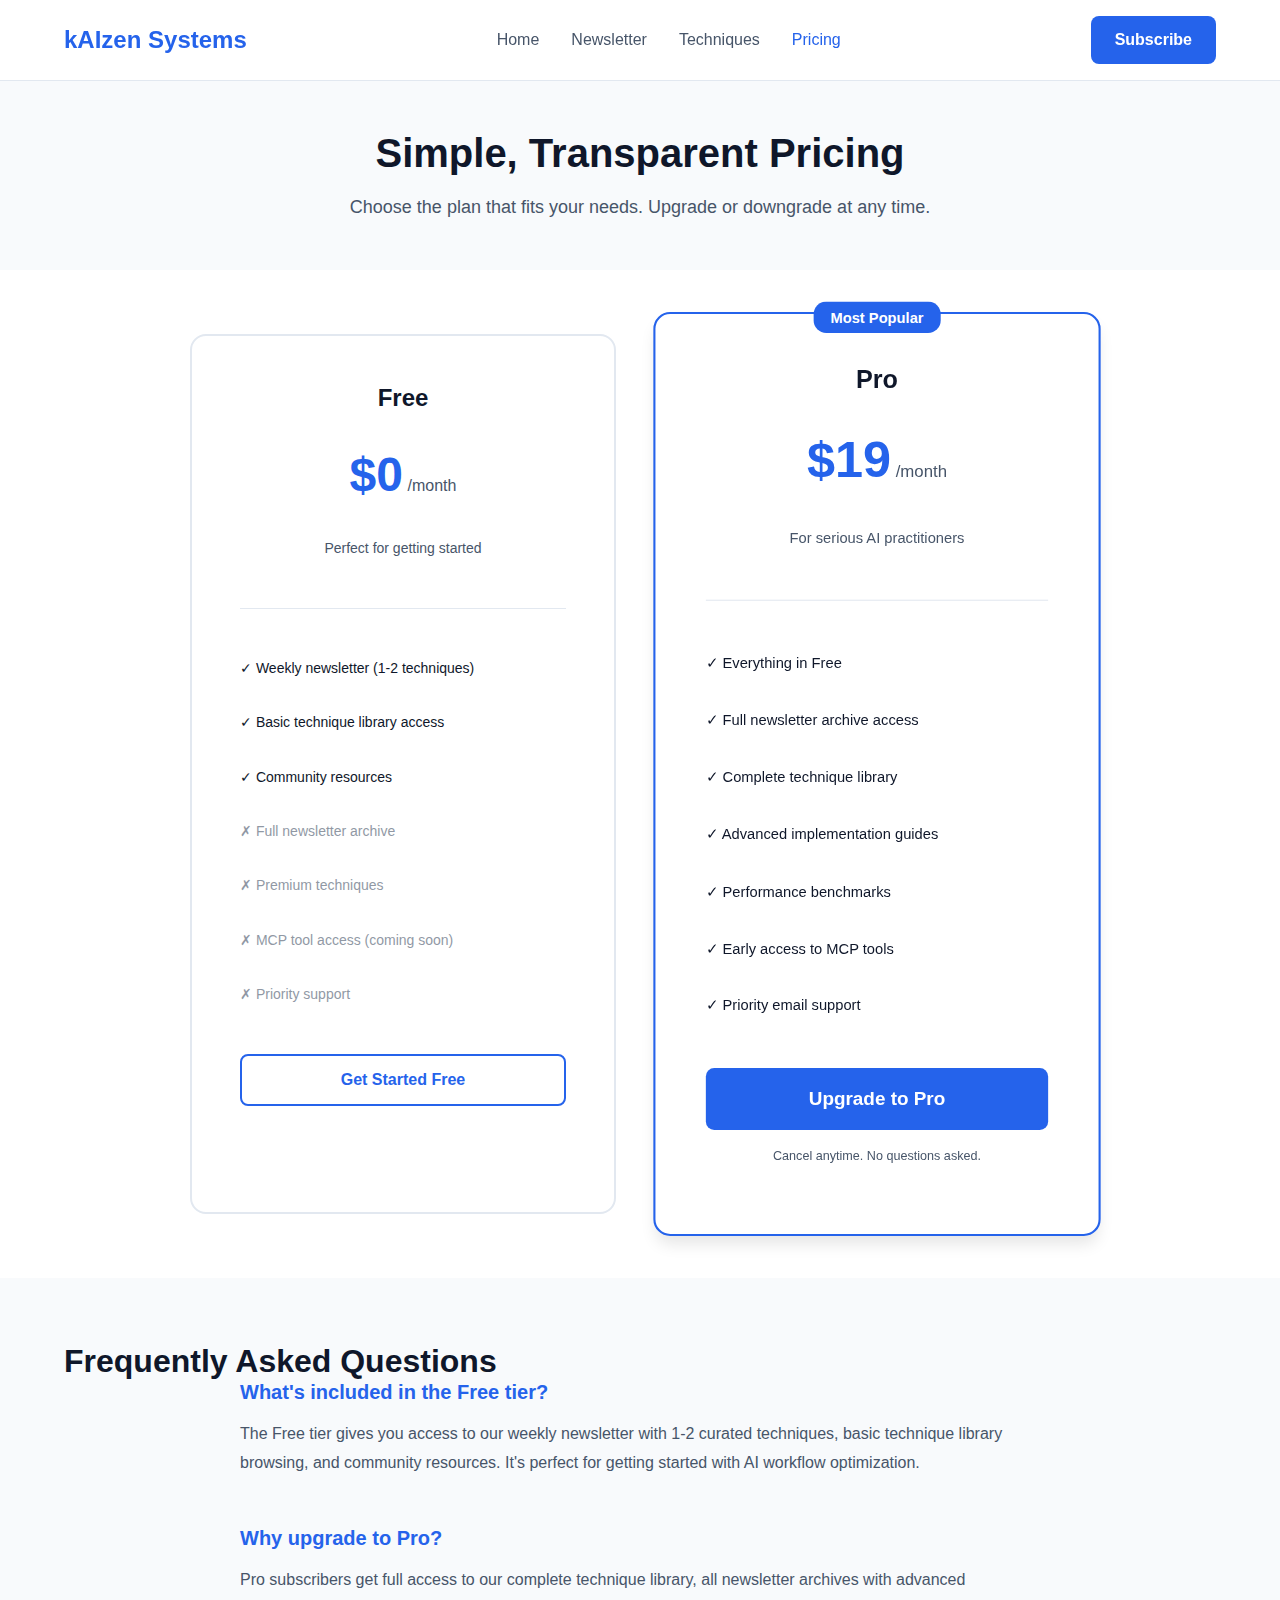
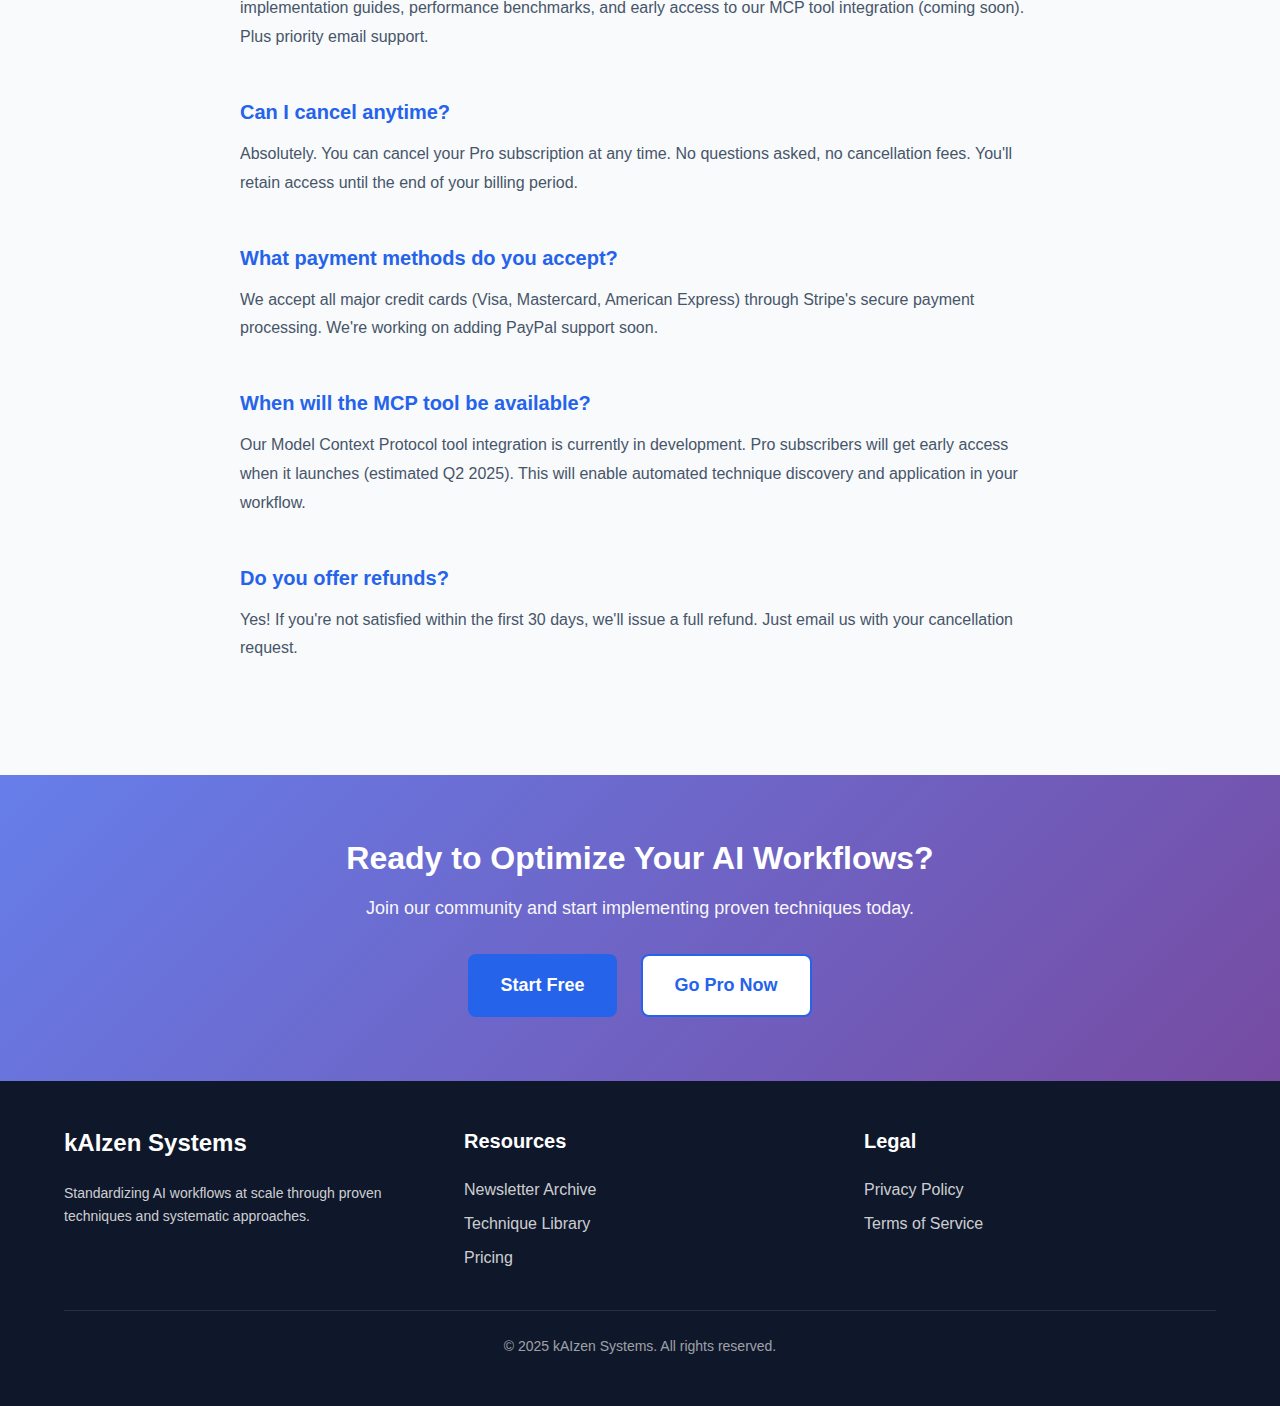
<file: pricing.html>
<!DOCTYPE html>
<html lang="en">
<head>
    <meta charset="UTF-8">
    <meta name="viewport" content="width=device-width, initial-scale=1.0">
    <meta name="description" content="kAIzen Systems Pricing - Choose between Free and Pro tiers for AI workflow optimization techniques.">
    <title>Pricing - kAIzen Systems</title>
    <link rel="stylesheet" href="css/main.css">
    <link rel="stylesheet" href="css/components.css">
</head>
<body>
    <!-- Navigation -->
    <nav class="nav">
        <div class="container">
            <div class="nav-content">
                <div class="nav-logo">
                    <h1>kAIzen Systems</h1>
                </div>
                <ul class="nav-links">
                    <li><a href="index.html">Home</a></li>
                    <li><a href="newsletter.html">Newsletter</a></li>
                    <li><a href="techniques.html">Techniques</a></li>
                    <li><a href="pricing.html" class="active">Pricing</a></li>
                </ul>
                <button class="btn btn-primary" onclick="openSubscribeModal()">Subscribe</button>
            </div>
        </div>
    </nav>

    <!-- Page Header -->
    <section class="page-header">
        <div class="container">
            <h1 class="page-title">Simple, Transparent Pricing</h1>
            <p class="page-subtitle">
                Choose the plan that fits your needs. Upgrade or downgrade at any time.
            </p>
        </div>
    </section>

    <!-- Pricing Cards -->
    <section class="section">
        <div class="container">
            <div class="pricing-grid">
                <!-- Free Tier -->
                <div class="pricing-card">
                    <div class="pricing-header">
                        <h3 class="pricing-title">Free</h3>
                        <div class="pricing-price">
                            <span class="price-amount">$0</span>
                            <span class="price-period">/month</span>
                        </div>
                        <p class="pricing-description">Perfect for getting started</p>
                    </div>
                    <ul class="pricing-features">
                        <li class="feature-included">✓ Weekly newsletter (1-2 techniques)</li>
                        <li class="feature-included">✓ Basic technique library access</li>
                        <li class="feature-included">✓ Community resources</li>
                        <li class="feature-excluded">✗ Full newsletter archive</li>
                        <li class="feature-excluded">✗ Premium techniques</li>
                        <li class="feature-excluded">✗ MCP tool access (coming soon)</li>
                        <li class="feature-excluded">✗ Priority support</li>
                    </ul>
                    <button class="btn btn-secondary btn-block" onclick="openSubscribeModal()">
                        Get Started Free
                    </button>
                </div>

                <!-- Pro Tier -->
                <div class="pricing-card pricing-card-featured">
                    <div class="pricing-badge">Most Popular</div>
                    <div class="pricing-header">
                        <h3 class="pricing-title">Pro</h3>
                        <div class="pricing-price">
                            <span class="price-amount">$19</span>
                            <span class="price-period">/month</span>
                        </div>
                        <p class="pricing-description">For serious AI practitioners</p>
                    </div>
                    <ul class="pricing-features">
                        <li class="feature-included">✓ Everything in Free</li>
                        <li class="feature-included">✓ Full newsletter archive access</li>
                        <li class="feature-included">✓ Complete technique library</li>
                        <li class="feature-included">✓ Advanced implementation guides</li>
                        <li class="feature-included">✓ Performance benchmarks</li>
                        <li class="feature-included">✓ Early access to MCP tools</li>
                        <li class="feature-included">✓ Priority email support</li>
                    </ul>
                    <form action="https://checkout.stripe.com/c/pay/YOUR_STRIPE_LINK" method="POST" id="pro-checkout-form">
                        <input type="hidden" name="client_reference_id" id="client-reference-id">
                        <button type="submit" class="btn btn-primary btn-block btn-large">
                            Upgrade to Pro
                        </button>
                    </form>
                    <p class="pricing-note">Cancel anytime. No questions asked.</p>
                </div>
            </div>
        </div>
    </section>

    <!-- FAQ Section -->
    <section class="section section-alt">
        <div class="container">
            <h2 class="section-title">Frequently Asked Questions</h2>
            <div class="faq-list">
                <div class="faq-item">
                    <h3 class="faq-question">What's included in the Free tier?</h3>
                    <p class="faq-answer">
                        The Free tier gives you access to our weekly newsletter with 1-2 curated techniques, 
                        basic technique library browsing, and community resources. It's perfect for getting 
                        started with AI workflow optimization.
                    </p>
                </div>
                <div class="faq-item">
                    <h3 class="faq-question">Why upgrade to Pro?</h3>
                    <p class="faq-answer">
                        Pro subscribers get full access to our complete technique library, all newsletter archives 
                        with advanced implementation guides, performance benchmarks, and early access to our MCP 
                        tool integration (coming soon). Plus priority email support.
                    </p>
                </div>
                <div class="faq-item">
                    <h3 class="faq-question">Can I cancel anytime?</h3>
                    <p class="faq-answer">
                        Absolutely. You can cancel your Pro subscription at any time. No questions asked, 
                        no cancellation fees. You'll retain access until the end of your billing period.
                    </p>
                </div>
                <div class="faq-item">
                    <h3 class="faq-question">What payment methods do you accept?</h3>
                    <p class="faq-answer">
                        We accept all major credit cards (Visa, Mastercard, American Express) through 
                        Stripe's secure payment processing. We're working on adding PayPal support soon.
                    </p>
                </div>
                <div class="faq-item">
                    <h3 class="faq-question">When will the MCP tool be available?</h3>
                    <p class="faq-answer">
                        Our Model Context Protocol tool integration is currently in development. Pro subscribers 
                        will get early access when it launches (estimated Q2 2025). This will enable automated 
                        technique discovery and application in your workflow.
                    </p>
                </div>
                <div class="faq-item">
                    <h3 class="faq-question">Do you offer refunds?</h3>
                    <p class="faq-answer">
                        Yes! If you're not satisfied within the first 30 days, we'll issue a full refund. 
                        Just email us with your cancellation request.
                    </p>
                </div>
            </div>
        </div>
    </section>

    <!-- CTA Section -->
    <section class="cta-section">
        <div class="container">
            <div class="cta-content">
                <h2>Ready to Optimize Your AI Workflows?</h2>
                <p>Join our community and start implementing proven techniques today.</p>
                <div class="cta-buttons">
                    <button class="btn btn-primary btn-large" onclick="openSubscribeModal()">
                        Start Free
                    </button>
                    <button class="btn btn-secondary btn-large" onclick="document.getElementById('pro-checkout-form').submit()">
                        Go Pro Now
                    </button>
                </div>
            </div>
        </div>
    </section>

    <!-- Footer -->
    <footer class="footer">
        <div class="container">
            <div class="footer-content">
                <div class="footer-section">
                    <h3>kAIzen Systems</h3>
                    <p>Standardizing AI workflows at scale through proven techniques and systematic approaches.</p>
                </div>
                <div class="footer-section">
                    <h4>Resources</h4>
                    <ul class="footer-links">
                        <li><a href="newsletter.html">Newsletter Archive</a></li>
                        <li><a href="techniques.html">Technique Library</a></li>
                        <li><a href="pricing.html">Pricing</a></li>
                    </ul>
                </div>
                <div class="footer-section">
                    <h4>Legal</h4>
                    <ul class="footer-links">
                        <li><a href="#privacy">Privacy Policy</a></li>
                        <li><a href="#terms">Terms of Service</a></li>
                    </ul>
                </div>
            </div>
            <div class="footer-bottom">
                <p>&copy; 2025 kAIzen Systems. All rights reserved.</p>
            </div>
        </div>
    </footer>

    <!-- Subscribe Modal -->
    <div id="subscribe-modal" class="modal">
        <div class="modal-content">
            <span class="modal-close" onclick="closeSubscribeModal()">&times;</span>
            <h2>Subscribe to kAIzen Systems</h2>
            <p>Get weekly prompt engineering techniques delivered to your inbox.</p>
            <form id="subscribe-form" class="subscribe-form">
                <input 
                    type="email" 
                    id="email-input" 
                    placeholder="your.email@example.com" 
                    required
                    class="form-input"
                >
                <button type="submit" class="btn btn-primary btn-block">Subscribe Free</button>
            </form>
            <div id="subscribe-message" class="form-message"></div>
        </div>
    </div>

    <script src="js/modal.js"></script>
    <script>
        // Generate unique reference ID for Stripe
        document.getElementById('client-reference-id').value = 'user_' + Date.now();
    </script>
</body>
</html>
</file>
<file: css/components.css>
/* ===== BUTTONS ===== */
.btn {
    display: inline-block;
    padding: 0.75rem 1.5rem;
    font-size: 1rem;
    font-weight: 600;
    text-align: center;
    border: none;
    border-radius: var(--radius-md);
    cursor: pointer;
    transition: var(--transition);
    text-decoration: none;
    line-height: 1.5;
}

.btn-primary {
    background-color: var(--primary-color);
    color: white;
}

.btn-primary:hover {
    background-color: var(--primary-hover);
    color: white;
    transform: translateY(-1px);
    box-shadow: var(--shadow-md);
}

.btn-secondary {
    background-color: white;
    color: var(--primary-color);
    border: 2px solid var(--primary-color);
}

.btn-secondary:hover {
    background-color: var(--primary-color);
    color: white;
}

.btn-large {
    padding: 1rem 2rem;
    font-size: 1.125rem;
}

.btn-block {
    display: block;
    width: 100%;
}

.btn:disabled {
    opacity: 0.6;
    cursor: not-allowed;
}

/* ===== FORMS ===== */
.form-input,
.form-select {
    width: 100%;
    padding: 0.75rem 1rem;
    font-size: 1rem;
    border: 1px solid var(--border-color);
    border-radius: var(--radius-md);
    transition: var(--transition);
}

.form-input:focus,
.form-select:focus {
    outline: none;
    border-color: var(--primary-color);
    box-shadow: 0 0 0 3px rgba(37, 99, 235, 0.1);
}

.form-message {
    margin-top: var(--spacing-sm);
    padding: var(--spacing-sm);
    border-radius: var(--radius-md);
    font-size: 0.875rem;
}

.form-message.success {
    background-color: rgba(34, 197, 94, 0.1);
    color: var(--success-color);
    border: 1px solid var(--success-color);
}

.form-message.error {
    background-color: rgba(239, 68, 68, 0.1);
    color: var(--error-color);
    border: 1px solid var(--error-color);
}

.form-footer {
    margin-top: var(--spacing-md);
    font-size: 0.875rem;
    color: var(--text-secondary);
    text-align: center;
}

/* ===== CARDS ===== */
.card {
    background-color: var(--bg-color);
    border: 1px solid var(--border-color);
    border-radius: var(--radius-lg);
    padding: var(--spacing-lg);
    transition: var(--transition);
}

.card:hover {
    box-shadow: var(--shadow-lg);
    transform: translateY(-2px);
}

.card-header {
    margin-bottom: var(--spacing-md);
}

.card-title {
    font-size: 1.25rem;
    font-weight: 700;
    margin-bottom: var(--spacing-xs);
}

.card-meta {
    font-size: 0.875rem;
    color: var(--text-secondary);
}

.card-content {
    margin-bottom: var(--spacing-md);
}

.card-footer {
    display: flex;
    justify-content: space-between;
    align-items: center;
    padding-top: var(--spacing-md);
    border-top: 1px solid var(--border-color);
}

/* ===== FEATURE CARDS ===== */
.features-grid {
    display: grid;
    grid-template-columns: repeat(auto-fit, minmax(300px, 1fr));
    gap: var(--spacing-lg);
}

.feature-card {
    background-color: var(--bg-color);
    border: 1px solid var(--border-color);
    border-radius: var(--radius-lg);
    padding: var(--spacing-xl);
    text-align: center;
    transition: var(--transition);
}

.feature-card:hover {
    box-shadow: var(--shadow-lg);
    transform: translateY(-4px);
}

.feature-icon {
    font-size: 3rem;
    margin-bottom: var(--spacing-md);
}

.feature-card h3 {
    font-size: 1.5rem;
    margin-bottom: var(--spacing-sm);
}

.feature-card p {
    color: var(--text-secondary);
    margin-bottom: var(--spacing-md);
}

.feature-link {
    color: var(--primary-color);
    font-weight: 600;
    transition: var(--transition);
}

.feature-link:hover {
    color: var(--primary-hover);
}

.feature-label {
    display: inline-block;
    padding: 0.25rem 0.75rem;
    background-color: var(--warning-color);
    color: white;
    border-radius: var(--radius-sm);
    font-size: 0.75rem;
    font-weight: 600;
    margin-bottom: var(--spacing-sm);
}

/* ===== NEWSLETTER CARDS ===== */
.newsletter-preview,
.newsletter-list {
    display: grid;
    grid-template-columns: repeat(auto-fill, minmax(350px, 1fr));
    gap: var(--spacing-lg);
}

.newsletter-card {
    background-color: var(--bg-color);
    border: 1px solid var(--border-color);
    border-radius: var(--radius-lg);
    padding: var(--spacing-lg);
    cursor: pointer;
    transition: var(--transition);
}

.newsletter-card:hover {
    box-shadow: var(--shadow-lg);
    transform: translateY(-2px);
}

.newsletter-card.locked {
    opacity: 0.6;
    position: relative;
}

.newsletter-card.locked::after {
    content: '🔒 Pro Only';
    position: absolute;
    top: var(--spacing-sm);
    right: var(--spacing-sm);
    background-color: var(--warning-color);
    color: white;
    padding: 0.25rem 0.75rem;
    border-radius: var(--radius-sm);
    font-size: 0.75rem;
    font-weight: 600;
}

.newsletter-header {
    margin-bottom: var(--spacing-md);
}

.newsletter-title {
    font-size: 1.25rem;
    font-weight: 700;
    margin-bottom: var(--spacing-xs);
}

.newsletter-meta {
    display: flex;
    gap: var(--spacing-md);
    font-size: 0.875rem;
    color: var(--text-secondary);
}

.newsletter-summary {
    color: var(--text-secondary);
    margin-bottom: var(--spacing-md);
    display: -webkit-box;
    -webkit-line-clamp: 3;
    -webkit-box-orient: vertical;
    overflow: hidden;
}

.newsletter-tags {
    display: flex;
    flex-wrap: wrap;
    gap: var(--spacing-xs);
}

.tag {
    display: inline-block;
    padding: 0.25rem 0.75rem;
    background-color: var(--bg-alt);
    color: var(--text-secondary);
    border-radius: var(--radius-sm);
    font-size: 0.75rem;
    font-weight: 500;
}

.tag.tier-free {
    background-color: rgba(34, 197, 94, 0.1);
    color: var(--success-color);
}

.tag.tier-pro {
    background-color: rgba(245, 158, 11, 0.1);
    color: var(--warning-color);
}

/* ===== TECHNIQUE CARDS ===== */
.techniques-preview,
.techniques-grid {
    display: grid;
    grid-template-columns: repeat(auto-fill, minmax(320px, 1fr));
    gap: var(--spacing-lg);
}

.technique-card {
    background-color: var(--bg-color);
    border: 1px solid var(--border-color);
    border-radius: var(--radius-lg);
    padding: var(--spacing-lg);
    cursor: pointer;
    transition: var(--transition);
}

.technique-card:hover {
    box-shadow: var(--shadow-lg);
    transform: translateY(-2px);
}

.technique-card.locked {
    opacity: 0.6;
}

.technique-header {
    display: flex;
    justify-content: space-between;
    align-items: start;
    margin-bottom: var(--spacing-md);
}

.technique-title {
    font-size: 1.125rem;
    font-weight: 700;
    margin-bottom: var(--spacing-xs);
}

.technique-version {
    font-size: 0.75rem;
    color: var(--text-secondary);
    font-weight: 500;
}

.technique-category {
    font-size: 0.75rem;
    padding: 0.25rem 0.75rem;
    background-color: var(--bg-alt);
    border-radius: var(--radius-sm);
    font-weight: 600;
}

.technique-summary {
    color: var(--text-secondary);
    margin-bottom: var(--spacing-md);
    display: -webkit-box;
    -webkit-line-clamp: 3;
    -webkit-box-orient: vertical;
    overflow: hidden;
}

.technique-metrics {
    display: grid;
    grid-template-columns: repeat(2, 1fr);
    gap: var(--spacing-sm);
    padding-top: var(--spacing-md);
    border-top: 1px solid var(--border-color);
}

.metric {
    font-size: 0.875rem;
}

.metric-label {
    color: var(--text-secondary);
    font-weight: 500;
}

.metric-value {
    font-weight: 600;
    color: var(--primary-color);
}

/* ===== SEARCH & FILTER ===== */
.search-filter {
    display: flex;
    gap: var(--spacing-md);
    margin-bottom: var(--spacing-xl);
}

.search-input {
    flex: 2;
}

.form-select {
    flex: 1;
}

/* ===== MODAL ===== */
.modal {
    display: none;
    position: fixed;
    z-index: 1000;
    left: 0;
    top: 0;
    width: 100%;
    height: 100%;
    overflow: auto;
    background-color: rgba(0, 0, 0, 0.5);
    backdrop-filter: blur(4px);
}

.modal.active {
    display: flex;
    align-items: center;
    justify-content: center;
}

.modal-content {
    background-color: var(--bg-color);
    margin: auto;
    padding: var(--spacing-xl);
    border-radius: var(--radius-xl);
    max-width: 500px;
    width: 90%;
    max-height: 90vh;
    overflow-y: auto;
    position: relative;
    box-shadow: var(--shadow-xl);
    animation: modalSlideIn 0.3s ease;
}

.modal-content.modal-large {
    max-width: 900px;
}

@keyframes modalSlideIn {
    from {
        transform: translateY(-50px);
        opacity: 0;
    }
    to {
        transform: translateY(0);
        opacity: 1;
    }
}

.modal-close {
    position: absolute;
    right: var(--spacing-md);
    top: var(--spacing-md);
    font-size: 2rem;
    font-weight: 300;
    color: var(--text-secondary);
    cursor: pointer;
    transition: var(--transition);
    line-height: 1;
}

.modal-close:hover {
    color: var(--text-primary);
}

.modal h2 {
    margin-bottom: var(--spacing-sm);
}

.modal p {
    color: var(--text-secondary);
    margin-bottom: var(--spacing-lg);
}

.subscribe-form {
    display: flex;
    flex-direction: column;
    gap: var(--spacing-md);
}

/* ===== PRICING CARDS ===== */
.pricing-grid {
    display: grid;
    grid-template-columns: repeat(auto-fit, minmax(300px, 1fr));
    gap: var(--spacing-xl);
    max-width: 900px;
    margin: 0 auto;
}

.pricing-card {
    background-color: var(--bg-color);
    border: 2px solid var(--border-color);
    border-radius: var(--radius-xl);
    padding: var(--spacing-xl);
    position: relative;
    transition: var(--transition);
}

.pricing-card:hover {
    box-shadow: var(--shadow-xl);
    transform: translateY(-4px);
}

.pricing-card-featured {
    border-color: var(--primary-color);
    box-shadow: var(--shadow-lg);
    transform: scale(1.05);
}

.pricing-card-featured:hover {
    transform: scale(1.05) translateY(-4px);
}

.pricing-badge {
    position: absolute;
    top: -12px;
    left: 50%;
    transform: translateX(-50%);
    background-color: var(--primary-color);
    color: white;
    padding: 0.25rem 1rem;
    border-radius: var(--radius-lg);
    font-size: 0.875rem;
    font-weight: 600;
}

.pricing-header {
    text-align: center;
    padding-bottom: var(--spacing-lg);
    border-bottom: 1px solid var(--border-color);
    margin-bottom: var(--spacing-lg);
}

.pricing-title {
    font-size: 1.5rem;
    margin-bottom: var(--spacing-sm);
}

.pricing-price {
    margin: var(--spacing-md) 0;
}

.price-amount {
    font-size: 3rem;
    font-weight: 800;
    color: var(--primary-color);
}

.price-period {
    font-size: 1rem;
    color: var(--text-secondary);
}

.pricing-description {
    color: var(--text-secondary);
    font-size: 0.875rem;
}

.pricing-features {
    list-style: none;
    margin-bottom: var(--spacing-lg);
}

.pricing-features li {
    padding: var(--spacing-sm) 0;
    font-size: 0.875rem;
}

.feature-included {
    color: var(--text-primary);
}

.feature-excluded {
    color: var(--text-secondary);
    opacity: 0.6;
}

.pricing-note {
    text-align: center;
    font-size: 0.75rem;
    color: var(--text-secondary);
    margin-top: var(--spacing-sm);
}

/* ===== FAQ ===== */
.faq-list {
    max-width: 800px;
    margin: 0 auto;
}

.faq-item {
    margin-bottom: var(--spacing-xl);
}

.faq-question {
    font-size: 1.25rem;
    margin-bottom: var(--spacing-sm);
    color: var(--primary-color);
}

.faq-answer {
    color: var(--text-secondary);
    line-height: 1.8;
}

/* ===== BADGES ===== */
.badge {
    display: inline-block;
    padding: 0.25rem 0.75rem;
    border-radius: var(--radius-sm);
    font-size: 0.75rem;
    font-weight: 600;
}

.badge-free {
    background-color: rgba(34, 197, 94, 0.1);
    color: var(--success-color);
}

.badge-pro {
    background-color: rgba(245, 158, 11, 0.1);
    color: var(--warning-color);
}

/* ===== MARKDOWN CONTENT ===== */
.markdown-content {
    line-height: 1.8;
}

.markdown-content h1,
.markdown-content h2,
.markdown-content h3 {
    margin-top: var(--spacing-lg);
    margin-bottom: var(--spacing-md);
}

.markdown-content p {
    margin-bottom: var(--spacing-md);
}

.markdown-content code {
    background-color: var(--bg-alt);
    padding: 0.2rem 0.4rem;
    border-radius: var(--radius-sm);
    font-family: var(--font-mono);
    font-size: 0.875em;
}

.markdown-content pre {
    background-color: var(--bg-alt);
    padding: var(--spacing-md);
    border-radius: var(--radius-md);
    overflow-x: auto;
    margin-bottom: var(--spacing-md);
}

.markdown-content pre code {
    background: none;
    padding: 0;
}

.markdown-content ul,
.markdown-content ol {
    margin-bottom: var(--spacing-md);
    padding-left: var(--spacing-lg);
}

.markdown-content li {
    margin-bottom: var(--spacing-xs);
}

/* ===== RESPONSIVE ===== */
@media (max-width: 768px) {
    .search-filter {
        flex-direction: column;
    }
    
    .newsletter-preview,
    .newsletter-list,
    .techniques-preview,
    .techniques-grid {
        grid-template-columns: 1fr;
    }
    
    .features-grid {
        grid-template-columns: 1fr;
    }
    
    .pricing-grid {
        grid-template-columns: 1fr;
    }
    
    .pricing-card-featured {
        transform: scale(1);
    }
    
    .modal-content {
        width: 95%;
        padding: var(--spacing-lg);
    }
}
</file>
<file: css/main.css>
/* ===== RESET & BASE STYLES ===== */
* {
    margin: 0;
    padding: 0;
    box-sizing: border-box;
}

:root {
    /* Colors */
    --primary-color: #2563eb;
    --primary-hover: #1d4ed8;
    --secondary-color: #64748b;
    --success-color: #22c55e;
    --error-color: #ef4444;
    --warning-color: #f59e0b;
    
    --bg-color: #ffffff;
    --bg-alt: #f8fafc;
    --text-primary: #0f172a;
    --text-secondary: #475569;
    --border-color: #e2e8f0;
    
    /* Typography */
    --font-main: -apple-system, BlinkMacSystemFont, 'Segoe UI', Roboto, 'Helvetica Neue', Arial, sans-serif;
    --font-mono: 'SF Mono', Monaco, 'Cascadia Code', 'Courier New', monospace;
    
    /* Spacing */
    --spacing-xs: 0.5rem;
    --spacing-sm: 1rem;
    --spacing-md: 1.5rem;
    --spacing-lg: 2rem;
    --spacing-xl: 3rem;
    --spacing-2xl: 4rem;
    
    /* Border radius */
    --radius-sm: 0.375rem;
    --radius-md: 0.5rem;
    --radius-lg: 0.75rem;
    --radius-xl: 1rem;
    
    /* Shadows */
    --shadow-sm: 0 1px 2px 0 rgba(0, 0, 0, 0.05);
    --shadow-md: 0 4px 6px -1px rgba(0, 0, 0, 0.1);
    --shadow-lg: 0 10px 15px -3px rgba(0, 0, 0, 0.1);
    --shadow-xl: 0 20px 25px -5px rgba(0, 0, 0, 0.1);
    
    /* Transitions */
    --transition: all 0.2s ease;
}

html {
    scroll-behavior: smooth;
}

body {
    font-family: var(--font-main);
    font-size: 16px;
    line-height: 1.6;
    color: var(--text-primary);
    background-color: var(--bg-color);
}

/* ===== TYPOGRAPHY ===== */
h1, h2, h3, h4, h5, h6 {
    line-height: 1.2;
    font-weight: 700;
    margin-bottom: var(--spacing-sm);
}

h1 { font-size: 2.5rem; }
h2 { font-size: 2rem; }
h3 { font-size: 1.5rem; }
h4 { font-size: 1.25rem; }
h5 { font-size: 1.125rem; }
h6 { font-size: 1rem; }

p {
    margin-bottom: var(--spacing-sm);
}

a {
    color: var(--primary-color);
    text-decoration: none;
    transition: var(--transition);
}

a:hover {
    color: var(--primary-hover);
}

/* ===== LAYOUT ===== */
.container {
    max-width: 1200px;
    margin: 0 auto;
    padding: 0 var(--spacing-md);
}

.section {
    padding: var(--spacing-2xl) 0;
}

.section-alt {
    background-color: var(--bg-alt);
}

.section-header {
    display: flex;
    justify-content: space-between;
    align-items: center;
    margin-bottom: var(--spacing-lg);
}

.section-title {
    font-size: 2rem;
    font-weight: 700;
    margin-bottom: 0;
}

.section-link {
    color: var(--primary-color);
    font-weight: 600;
    transition: var(--transition);
}

.section-link:hover {
    color: var(--primary-hover);
}

/* ===== NAVIGATION ===== */
.nav {
    background-color: var(--bg-color);
    border-bottom: 1px solid var(--border-color);
    padding: var(--spacing-sm) 0;
    position: sticky;
    top: 0;
    z-index: 100;
    backdrop-filter: blur(8px);
    background-color: rgba(255, 255, 255, 0.9);
}

.nav-content {
    display: flex;
    justify-content: space-between;
    align-items: center;
}

.nav-logo h1 {
    font-size: 1.5rem;
    margin: 0;
    color: var(--primary-color);
}

.nav-links {
    display: flex;
    list-style: none;
    gap: var(--spacing-lg);
    margin: 0;
}

.nav-links a {
    color: var(--text-secondary);
    font-weight: 500;
    transition: var(--transition);
}

.nav-links a:hover,
.nav-links a.active {
    color: var(--primary-color);
}

/* ===== HERO SECTION ===== */
.hero {
    background: linear-gradient(135deg, #667eea 0%, #764ba2 100%);
    color: white;
    padding: var(--spacing-2xl) 0;
    text-align: center;
}

.hero-content {
    max-width: 800px;
    margin: 0 auto;
}

.hero-title {
    font-size: 3rem;
    font-weight: 800;
    margin-bottom: var(--spacing-md);
}

.hero-subtitle {
    font-size: 1.25rem;
    margin-bottom: var(--spacing-xl);
    opacity: 0.95;
}

.hero-cta {
    display: flex;
    gap: var(--spacing-md);
    justify-content: center;
    margin-bottom: var(--spacing-lg);
    flex-wrap: wrap;
}

.hero-stats {
    font-size: 0.875rem;
    opacity: 0.9;
}

/* ===== PAGE HEADER ===== */
.page-header {
    background-color: var(--bg-alt);
    padding: var(--spacing-xl) 0;
    text-align: center;
}

.page-title {
    font-size: 2.5rem;
    margin-bottom: var(--spacing-sm);
}

.page-subtitle {
    font-size: 1.125rem;
    color: var(--text-secondary);
    max-width: 700px;
    margin: 0 auto;
}

/* ===== FOOTER ===== */
.footer {
    background-color: var(--text-primary);
    color: white;
    padding: var(--spacing-xl) 0 var(--spacing-lg);
}

.footer-content {
    display: grid;
    grid-template-columns: repeat(auto-fit, minmax(250px, 1fr));
    gap: var(--spacing-xl);
    margin-bottom: var(--spacing-lg);
}

.footer-section h3,
.footer-section h4 {
    margin-bottom: var(--spacing-md);
}

.footer-section p {
    color: rgba(255, 255, 255, 0.8);
    font-size: 0.875rem;
}

.footer-links {
    list-style: none;
}

.footer-links li {
    margin-bottom: var(--spacing-xs);
}

.footer-links a {
    color: rgba(255, 255, 255, 0.8);
    transition: var(--transition);
}

.footer-links a:hover {
    color: white;
}

.footer-bottom {
    border-top: 1px solid rgba(255, 255, 255, 0.1);
    padding-top: var(--spacing-md);
    text-align: center;
}

.footer-bottom p {
    color: rgba(255, 255, 255, 0.6);
    font-size: 0.875rem;
}

/* ===== CTA SECTION ===== */
.cta-section {
    background: linear-gradient(135deg, #667eea 0%, #764ba2 100%);
    color: white;
    padding: var(--spacing-2xl) 0;
    text-align: center;
}

.cta-content h2 {
    font-size: 2rem;
    margin-bottom: var(--spacing-sm);
}

.cta-content p {
    font-size: 1.125rem;
    margin-bottom: var(--spacing-lg);
    opacity: 0.95;
}

.cta-buttons {
    display: flex;
    gap: var(--spacing-md);
    justify-content: center;
    flex-wrap: wrap;
}

/* ===== LOADING STATE ===== */
.loading {
    text-align: center;
    padding: var(--spacing-xl);
    color: var(--text-secondary);
}

/* ===== RESPONSIVE ===== */
@media (max-width: 768px) {
    h1 { font-size: 2rem; }
    h2 { font-size: 1.75rem; }
    h3 { font-size: 1.25rem; }
    
    .hero-title {
        font-size: 2rem;
    }
    
    .hero-subtitle {
        font-size: 1rem;
    }
    
    .hero-cta {
        flex-direction: column;
        align-items: stretch;
    }
    
    .nav-links {
        display: none;
    }
    
    .section {
        padding: var(--spacing-lg) 0;
    }
    
    .section-title {
        font-size: 1.5rem;
    }
    
    .page-title {
        font-size: 1.75rem;
    }
    
    .footer-content {
        grid-template-columns: 1fr;
        gap: var(--spacing-lg);
    }
}

@media (max-width: 480px) {
    .container {
        padding: 0 var(--spacing-sm);
    }
    
    .hero-title {
        font-size: 1.75rem;
    }
}
</file>
